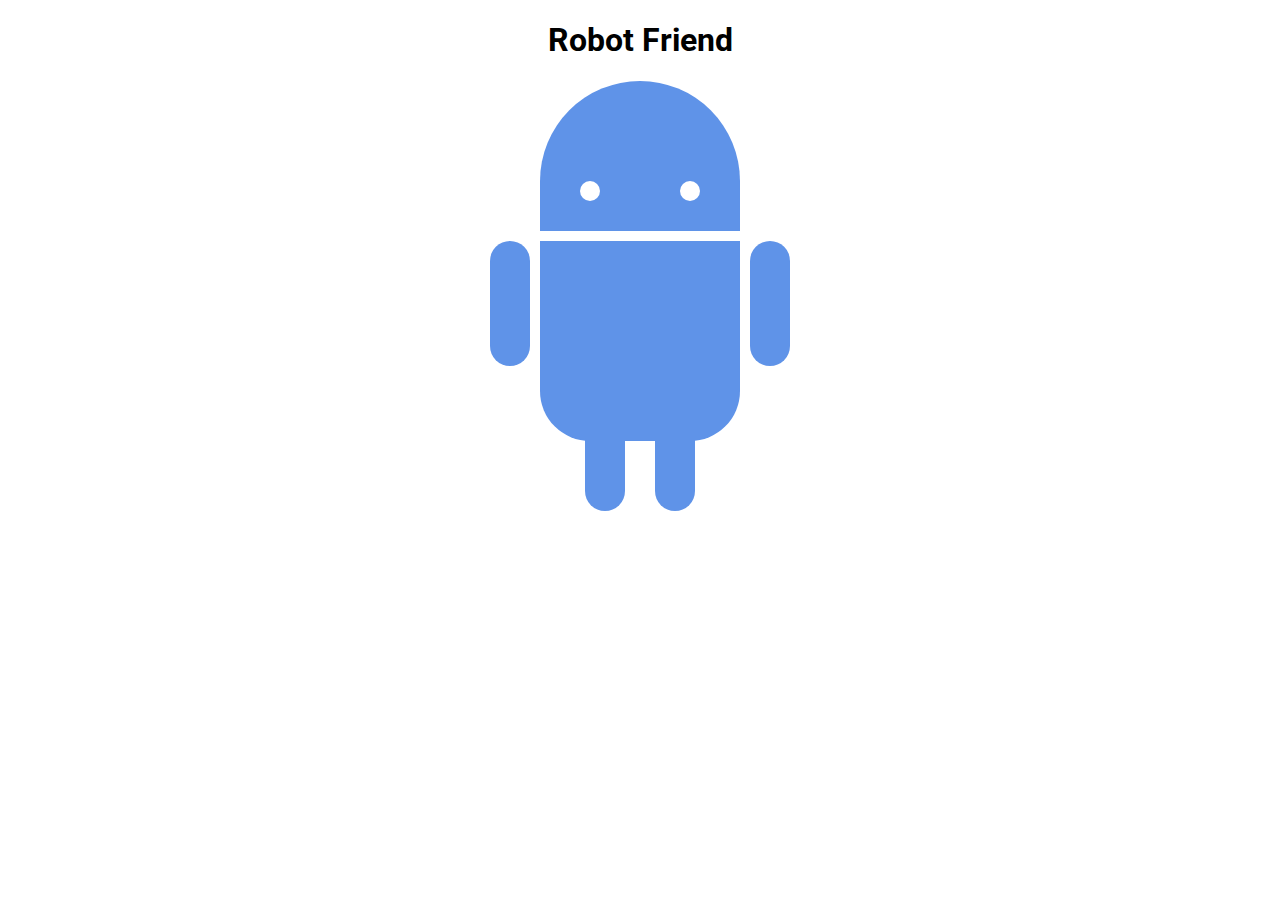
<file: 01_exercise/index.html>
<!DOCTYPE html>
<html>
<head>
	<title>RoboPage</title>
	<link rel="stylesheet" type="text/css" href="style.css">
	<link href="https://fonts.googleapis.com/css?family=Roboto" rel="stylesheet">
</head>
<body>
	<h1>Robot Friend</h1>
	<div class="robots">
		<div class="android"> 
			<div class="head"> 
				<div class="eyes"> 
					<div class="left_eye"></div> 
					<div class="right_eye"></div>
				</div> 
			</div> 
			<div class="upper_body"> 
				<div class="left_arm"></div> 
				<div class="torso"></div> 
				<div class="right_arm"></div> 
			</div> 
			<div class="lower_body"> 
				<div class="left_leg"></div> 
				<div class="right_leg"></div> 
			</div> 
		</div>
	</div>
</body>
</html>
</file>
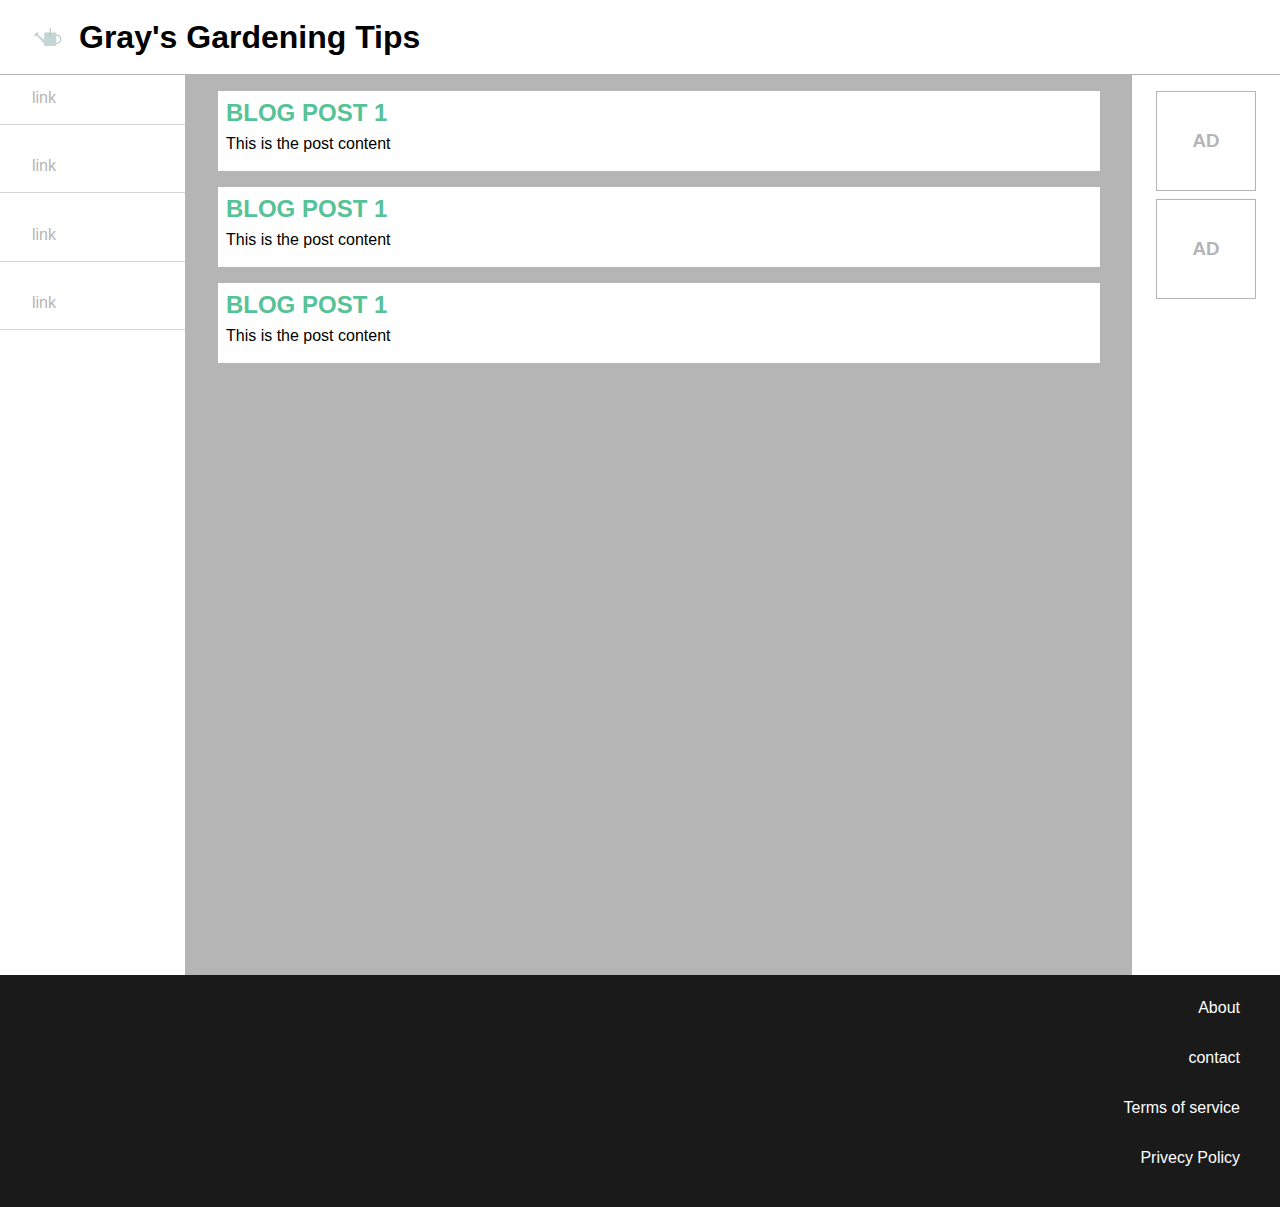
<file: 02_exercise/index.html>
<!DOCTYPE html>
<html lang="en">
  <head>
    <meta charset="UTF-8" />
    <meta http-equiv="X-UA-Compatible" content="IE=edge" />
    <meta name="viewport" content="width=device-width, initial-scale=1.0" />
    <link rel="stylesheet" href="./style.css" />
    <title>02_Excercise</title>
  </head>
  <body>
    <nav>
      <img src="./holy-grail-logo.svg" alt="Logo" />
      <h1>Gray's Gardening Tips</h1>
    </nav>
    <main>
      <spam 
        class="leftbar">
        <a href="#">link</a>
        <a href="#">link</a>
        <a href="#">link</a>
        <a href="#">link</a>
      </spam>
    
      <ul>
        <li>
          <h2>BLOG POST 1</h2>
          <p>This is the post content</p>
        </li>
        <li>
          <h2>BLOG POST 1</h2>
          <p>This is the post content</p>
        </li>
        <li>
          <h2>BLOG POST 1</h2>
          <p>This is the post content</p>
        </li>
      </ul>
    

      <span class="rigtbar">
        <div><h3>AD</h3></div>
        <div><h3>AD</h3></div>
      </span>
    </main>

    <footer>
        <ul class="footermn">
          <li><a href="#">About</a></li>
          <li><a href="#">contact</a></li>
          <li><a href="#">Terms of service</a></li>
          <li><a href="#">Privecy Policy</a></li>
        </ul>
      </footer>

  </body>
</html>
</file>
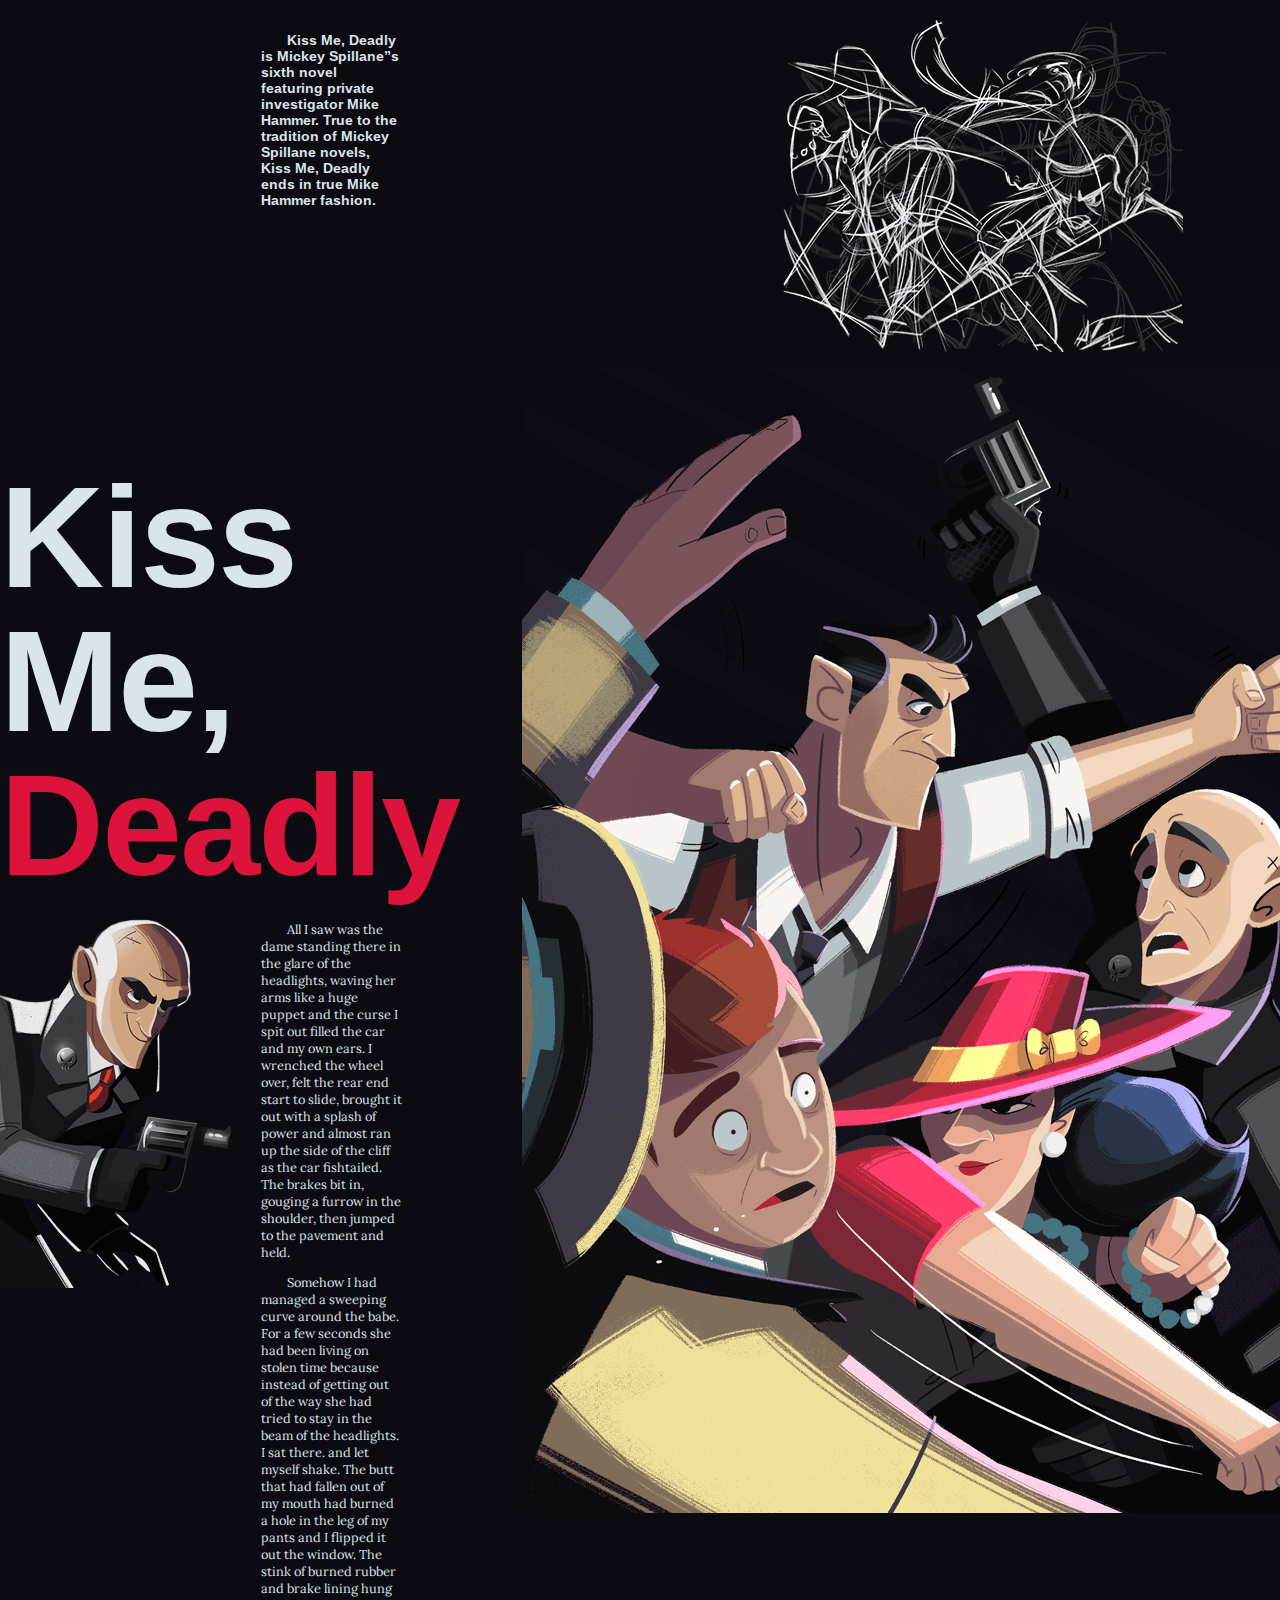
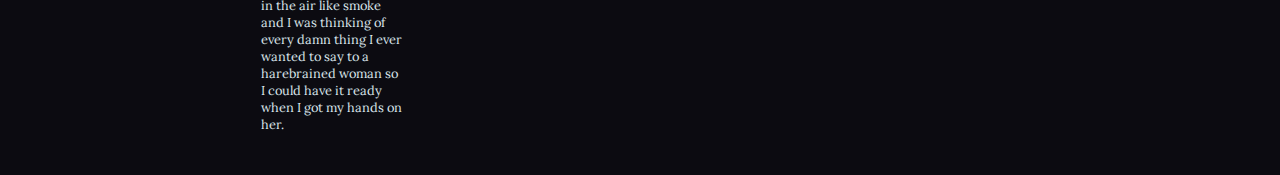
<file: 03_exercise/index.html>
<!DOCTYPE html>
<html>

<head>
  <meta charset="utf-8">
  <meta name="viewport" content="width=device-width,initial-scale=1">
  <title>Grid Layout</title>
  <link rel="stylesheet" href="css/styles.css">
  <link rel="stylesheet" href="https://fonts.googleapis.com/css?family=Arimo:b%7CLora">
</head>

<body class="no-js">
  <main>
    <picture>
      <source srcset="./images/banner.png" media="(min-width: 64em)">
        <img alt="Placeholder Picture" src="./images/banner-small.png">
    </picture>
    <h1>Kiss Me, <span>Deadly</span></h1>
    <section>
      <p>All I saw was the dame standing there in the glare of the headlights, waving her arms like a huge puppet and the curse I spit out filled the car and my own ears. I wrenched the wheel over, felt the rear end start to slide, brought it out with a splash of power and almost ran up the side of the cliff as the car fishtailed. The brakes bit in, gouging a furrow in the shoulder, then jumped to the pavement and held.</p>
      <p>Somehow I had managed a sweeping curve around the babe. For a few seconds she had been living on stolen time because instead of getting out of the way she had tried to stay in the beam of the headlights. I sat there. and let myself shake. The butt that had fallen out of my mouth had burned a hole in the leg of my pants and I flipped it out the window. The stink of burned rubber and brake lining hung in the air like smoke and I was thinking of every damn thing I ever wanted to say to a harebrained woman so I could have it ready when I got my hands on her.<br>
      </p>
    </section>
    <aside>
      <p>Kiss Me, Deadly is Mickey Spillane”s sixth novel featuring private investigator Mike Hammer. True to the tradition of Mickey Spillane novels, Kiss Me, Deadly ends in true Mike Hammer fashion.<br>
      </p>
    </aside>
    <picture class="fig-1"><img alt="Placeholder Picture" src="./images/fig-1.png">
    </picture>
    <picture class="fig-2"><img alt="Placeholder Picture" src="./images/fig-2.png">
    </picture>
  </main>
</body>
</file>
<file: 01_exercise/style.css>
h1 {
	text-align: center;
	font-family: "Roboto", sans-serif;
  }
  
  /* .robots {
  } */
  
  .head,
  .left_arm,
  .torso,
  .right_arm,
  .left_leg,
  .right_leg {
	background-color: #5f93e8;
  }
  
  .head {
	width: 200px;
	margin: 0 auto;
	height: 150px;
	border-radius: 200px 200px 0 0;
	margin-bottom: 10px;
  }
  
  .eyes {
	display: flex;
  }
  
  .upper_body {
	width: 300px;
	margin: auto;
	height: 150px;
	display: flex;
  }
  
  .left_arm,
  .right_arm {
	width: 40px;
	height: 125px;
	border-radius: 100px;
  }
  
  .left_arm {
	margin-right: 10px;
  }
  
  .right_arm {
	margin-left: 10px;
  }
  
  .torso {
	width: 200px;
	height: 200px;
	border-radius: 0 0 50px 50px;
  }
  
  .lower_body {
	display: flex;
	width: 200px;
	height: 200px;
	/* This is another useful property. Hmm what do you think it does?*/
	margin: 0 auto;
  }
  
  .left_leg,
  .right_leg {
	width: 40px;
	height: 120px;
	border-radius: 0 0 100px 100px;
  }
  
  .left_leg {
	margin-left: 45px;
  }
  
  .left_leg:hover {
	-webkit-transform: rotate(20deg);
	-moz-transform: rotate(20deg);
	-o-transform: rotate(20deg);
	-ms-transform: rotate(20deg);
	transform: rotate(20deg);
  }
  
  .right_leg {
	margin-left: 30px;
  }
  
  .left_eye,
  .right_eye {
	width: 20px;
	height: 20px;
	border-radius: 15px;
	background-color: white;
  }
  
  .left_eye {
	/* These properties are new and you haven't encountered
	  in this course. Check out CSS Tricks to see what it does! */
	position: relative;
	top: 100px;
	left: 40px;
  }
  
  .right_eye {
	position: relative;
	top: 100px;
	left: 120px;
  }
</file>
<file: 02_exercise/style.css>
* {
  font-family: Arial, Helvetica, sans-serif;
  padding: 0;
  margin: 0;
  box-sizing: border-box;
}

main {
  display: flex;
  justify-content: space-between;
  
}

nav {
  display: flex;
  padding-left: 2rem;
  gap: 15px;
  height: 75px;
  align-items: center;
  border-bottom: 1px solid rgb(181, 181, 181);
}

.leftbar{
  width: 20%;
  display: flex;
  flex-direction: column;
  align-content: center;
  border-right: 1px solid rgb(181, 181, 181);
  height: 100vh;
}
.rigtbar {
  width: 15%;
  height: 100vh;
  display: flex;
  flex-direction: column;
  padding: 1rem;
  align-items: center;
  gap: 0.5rem;
}

ul {
  list-style: none;
  background-color: rgb(181, 181, 181);
  width: 100%;
  padding: 1rem 2rem;
}
li {
  background-color: white;
  height: 80px;
  padding: 0.5rem;
  margin-bottom: 1rem;
}
li h2 {
  color: rgb(86, 194, 150);
  margin-bottom: 0.5rem;
}

a {
  margin-bottom: 10%;
  text-decoration: none;
  border-bottom: 1px solid rgb(212, 211, 211);
  color: rgb(181, 181, 181);
  width: 100%;
  padding-left: 2rem;
  height: 50px;
  padding-top: 0.85rem;
}
div {
  width: 6.25rem;
  height: 6.25rem;
  border: 1px solid rgb(181, 181, 181);
  max-width: 100%;
  display: flex;
  justify-content: center;
  align-items: center;
}
div h3 {
  color: rgb(181, 181, 181);
}
.footermn {
  background-color: rgb(26, 26, 26);
  display: flex;
  flex-direction: column;
  align-items: flex-end;
}
.footermn li {
  background-color: transparent;
  height: inherit;
}
.footermn li a {
  color: white;
  border: none;
}
</file>
<file: 03_exercise/css/styles.css>
/* Text Elements */
h1 {
  margin-bottom: .75rem;
  color: #dae4e9;
  letter-spacing: -.015em;
  font-weight: 700;
  font-size: 16vmin;
  font-family: 'Arimo', cursive;
  line-height: 1;
}
h1 span{
  color: crimson;
}

aside p {
  font-weight: 700;
  font-size: .9rem;
  font-family: 'Arimo', cursive;
}

p {
  width: 60%;
  margin-bottom: 0;
  color: #dae4e9;
  text-indent: 2vw;
  font-size: .8rem;
  font-family: 'Lora', cursive;
}

/* Layout Elements */

html, body {
  margin: 0;
  padding: 0;
}

body {
  background-color: #0c0b11;
}

section {
  margin-bottom: 1.5rem;
}

main {
  padding: 2vh 4vw;
}

img {
  
  max-width: none;
}

.fig-1 {
  max-width: 240px;
}

picture {
  margin-bottom: 1.5rem;
  min-width: 0;
  max-width: none;
}

.fig-2 {
  display: none;
}

@supports (display: grid) {
  /* Text Elements */

  h1 {
    grid-area: title;
  }

  /* Layout Elements */

  aside {
    grid-area: aside;
  }

  section {
    padding-left: 0vw;
    grid-area: main;
  }

  main {
    display: grid;

    grid-column-gap: 2vw;
  }

  .fig-1 {
    grid-area: fig-1;
  }

  picture {
    grid-area: banner;
  }
}


@media screen and (min-width: 1024px) {
  .fig-2 {
    display: block;
  }

  @supports (display: grid) {
      /* Layout Elements */

    main {
      padding-right: 0vw;
      padding-left: 0vw;

      grid-template-areas: '. aside . fig-2 fig-2' 'title title banner banner banner' 'fig-1 main banner banner banner';
      grid-template-rows: repeat(3 , auto);
      grid-template-columns: repeat(5 , 1fr);
    }

    section {
      -webkit-column-width: 12em;
         -moz-column-width: 12em;
              column-width: 12em;
      -webkit-column-gap: 1.5rem;
         -moz-column-gap: 1.5rem;
              column-gap: 1.5rem;
    }

    picture {
        max-width: 800px;
    }

    .fig-2 {
      margin-bottom: .75rem;

      grid-area: fig-2;
    }
  }
}
@media screen and (min-width: 640px) {
  @supports (display: grid) {
      /* Layout Elements */

    main {
      padding-top: 2vh;
    }
  }
}
</file>
